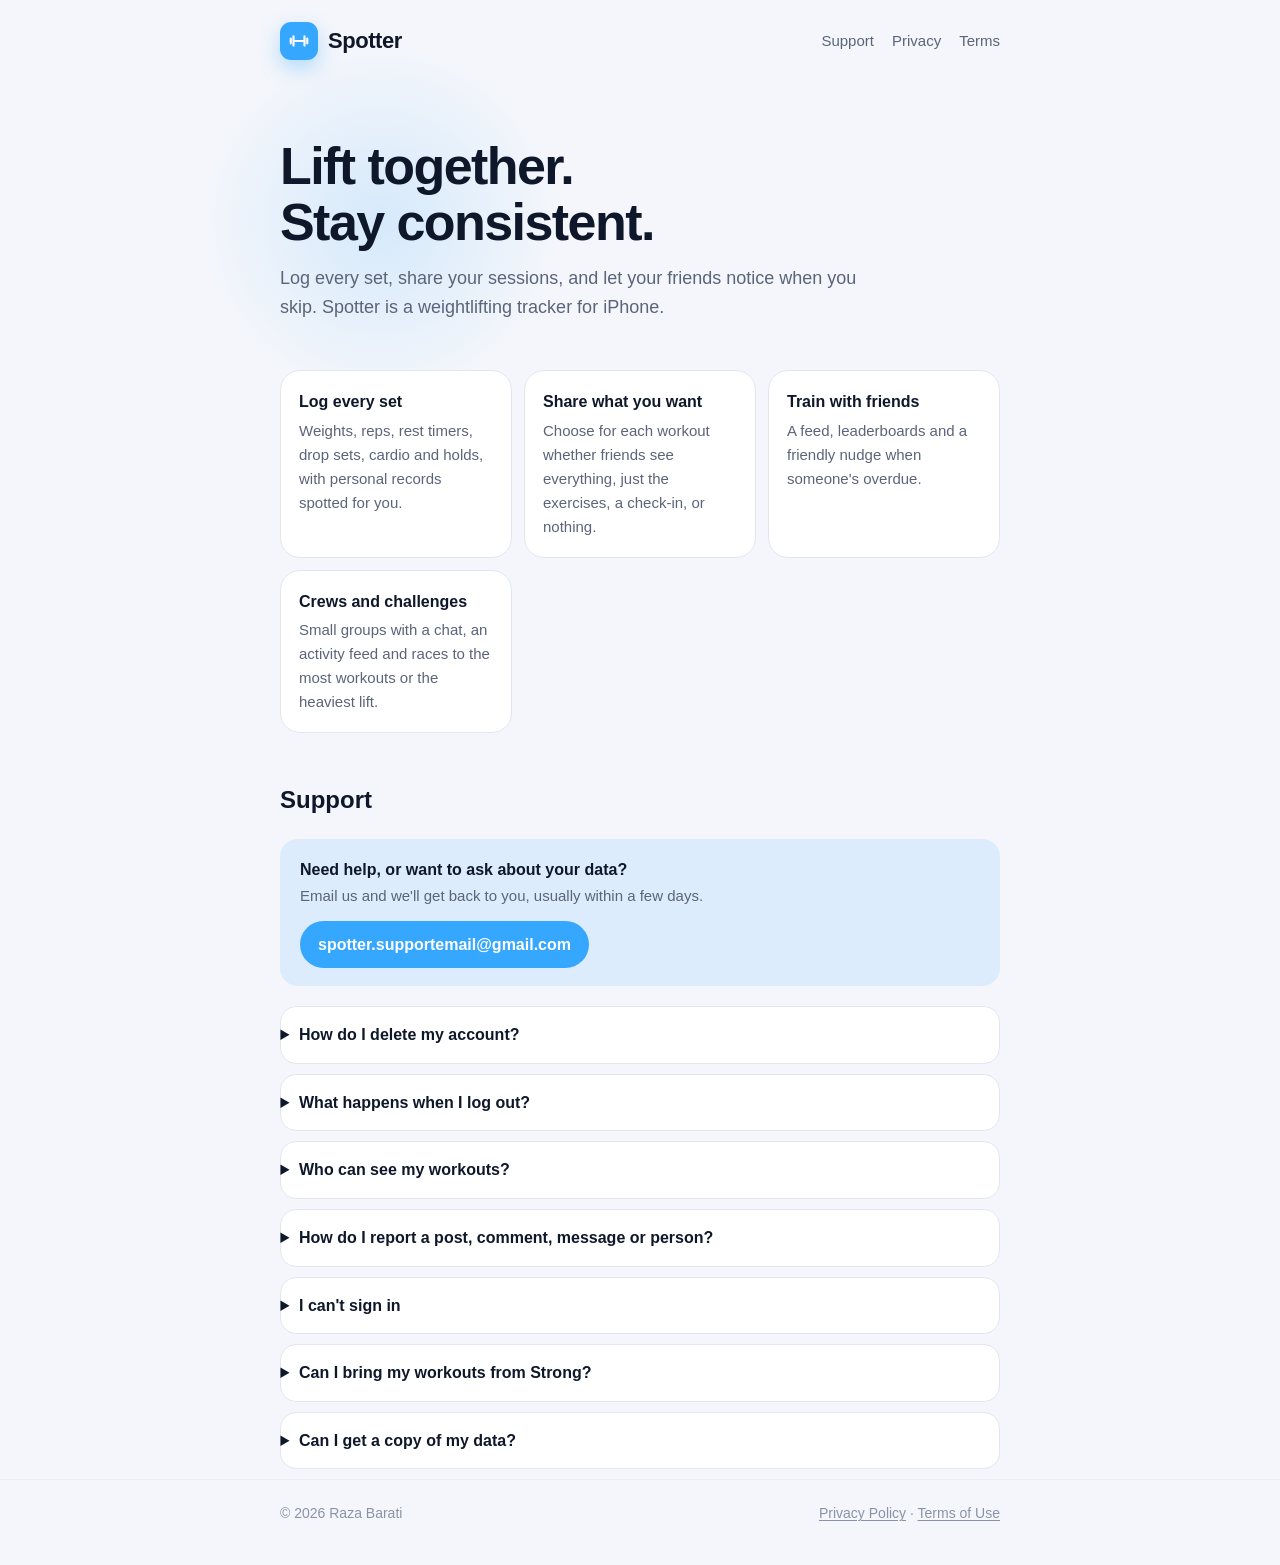
<file: index.html>
<!doctype html>
<html lang="en-GB">
<head>
  <meta charset="utf-8">
  <meta name="viewport" content="width=device-width, initial-scale=1">
  <title>Spotter: lift together</title>
  <meta name="description" content="Spotter is a weightlifting tracker for iPhone with friends, crews and challenges. Support, privacy policy and terms of use.">
  <link rel="icon" href="icon.svg" type="image/svg+xml">
  <link rel="stylesheet" href="style.css">
</head>
<body>
  <header>
    <div class="wrap">
      <a class="brand" href="./">
        <span class="logo"><svg viewBox="0 0 24 24" fill="none" stroke="currentColor" stroke-width="2.4" stroke-linecap="round" stroke-linejoin="round" aria-hidden="true"><path d="M6 7v10M3 9.5v5M18 7v10M21 9.5v5M6 12h12"/></svg></span>
        <span>Spotter</span>
      </a>
      <nav aria-label="Site">
        <a href="#support">Support</a>
        <a href="privacy.html">Privacy</a>
        <a href="terms.html">Terms</a>
      </nav>
    </div>
  </header>

  <main class="wrap">
    <section class="hero">
      <h1>Lift together.<br>Stay consistent.</h1>
      <p>Log every set, share your sessions, and let your friends notice when you skip. Spotter is a weightlifting tracker for iPhone.</p>
    </section>

    <section class="features" aria-label="What Spotter does">
      <div class="card"><h3>Log every set</h3><p>Weights, reps, rest timers, drop sets, cardio and holds, with personal records spotted for you.</p></div>
      <div class="card"><h3>Share what you want</h3><p>Choose for each workout whether friends see everything, just the exercises, a check-in, or nothing.</p></div>
      <div class="card"><h3>Train with friends</h3><p>A feed, leaderboards and a friendly nudge when someone's overdue.</p></div>
      <div class="card"><h3>Crews and challenges</h3><p>Small groups with a chat, an activity feed and races to the most workouts or the heaviest lift.</p></div>
    </section>

    <section id="support">
      <h2>Support</h2>
      <div class="contact">
        <div>
          <strong>Need help, or want to ask about your data?</strong>
          <span>Email us and we'll get back to you, usually within a few days.</span>
        </div>
        <a class="button" href="mailto:spotter.supportemail@gmail.com">spotter.supportemail@gmail.com</a>
      </div>

      <details>
        <summary>How do I delete my account?</summary>
        <p>In the app, go to Profile → Settings → Account → <strong>Delete account</strong>. Confirm, then confirm once more with Apple (Face ID or your passcode) if you sign in with Apple. This deletes your profile, photos and every workout on your account for good, and disconnects Spotter from your Apple ID if you used one. It can't be undone.</p>
      </details>
      <details>
        <summary>What happens when I log out?</summary>
        <p>Logging out erases Spotter's data from that iPhone. Everything that has synced to your account comes back when you sign in again. If something hasn't synced yet (for example, you're offline), Spotter warns you first.</p>
      </details>
      <details>
        <summary>Who can see my workouts?</summary>
        <p>When you finish a workout you choose who sees it: <strong>Private</strong> (only you), or your friends with <strong>Show all</strong> (exercises, weights, reps and rest), <strong>Exercises only</strong> (exercise names, no numbers) or <strong>Check-in</strong> (just that you trained). You can change it later from the workout's page, and set a default in Settings → Privacy. Your notes are never shown to anyone else.</p>
      </details>
      <details>
        <summary>How do I report a post, comment, message or person?</summary>
        <p>Use the ⋯ menu on a post or a friend's profile, or long-press a comment or crew chat message, then choose <strong>Report</strong>. A reported post, comment or message is hidden for you straight away, and reports go to us to review. The person you report isn't told.</p>
      </details>
      <details>
        <summary>I can't sign in</summary>
        <p>Spotter uses Sign in with Apple. Make sure you're signed in to your Apple Account in the iPhone's Settings, with two-factor authentication on, and that you have an internet connection. If we gave you an email and password instead, tap <strong>Sign in with email</strong> and check them for typos. If it still doesn't work, email us.</p>
      </details>
      <details>
        <summary>Can I bring my workouts from Strong?</summary>
        <p>Yes. Export your data from Strong as a CSV file, then in Spotter go to Profile → Settings → Data → Import from Strong. Imported workouts are saved as Private.</p>
      </details>
      <details>
        <summary>Can I get a copy of my data?</summary>
        <p>Yes. Email us with your Spotter username and we'll send you a copy of the data on your account. We may ask a question or two first to make sure the account is yours.</p>
      </details>
    </section>
  </main>

  <footer>
    <div class="wrap">
      <span>© 2026 Raza Barati</span>
      <span><a href="privacy.html">Privacy Policy</a> · <a href="terms.html">Terms of Use</a></span>
    </div>
  </footer>
</body>
</html>
</file>
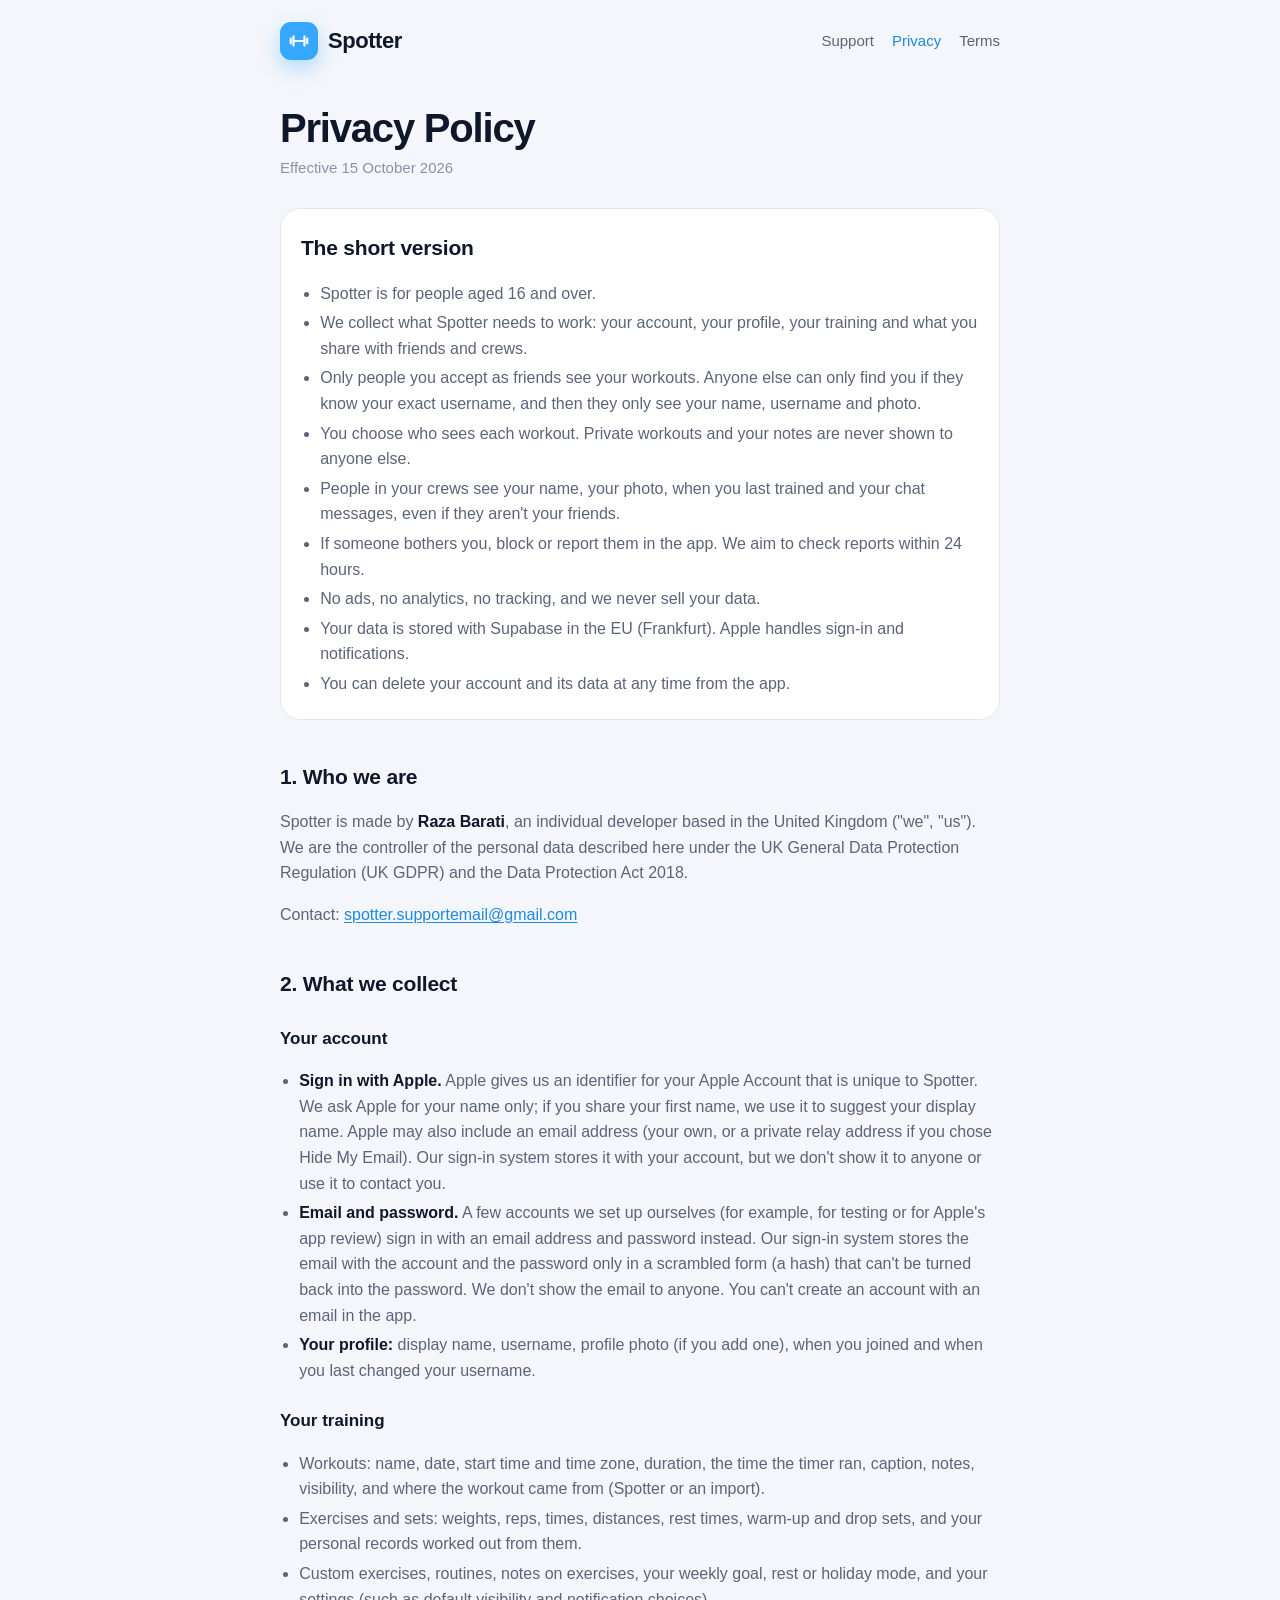
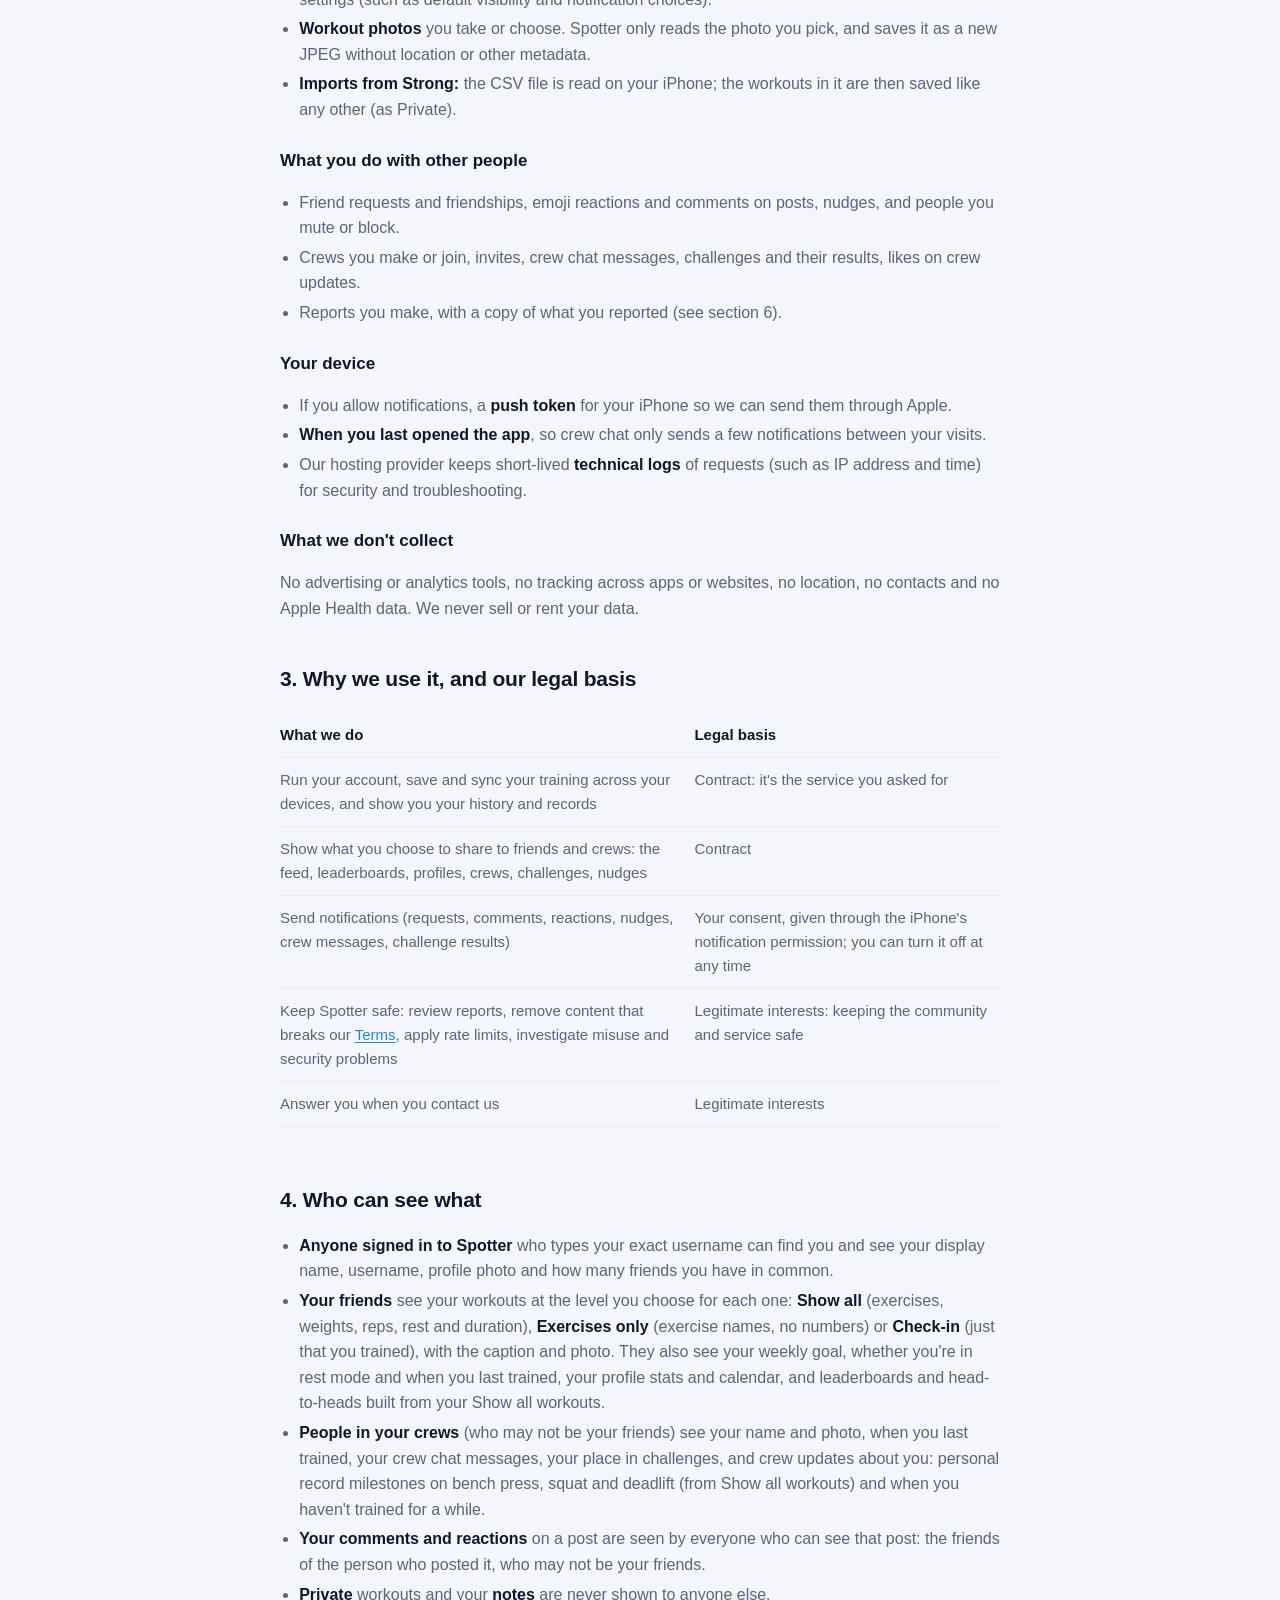
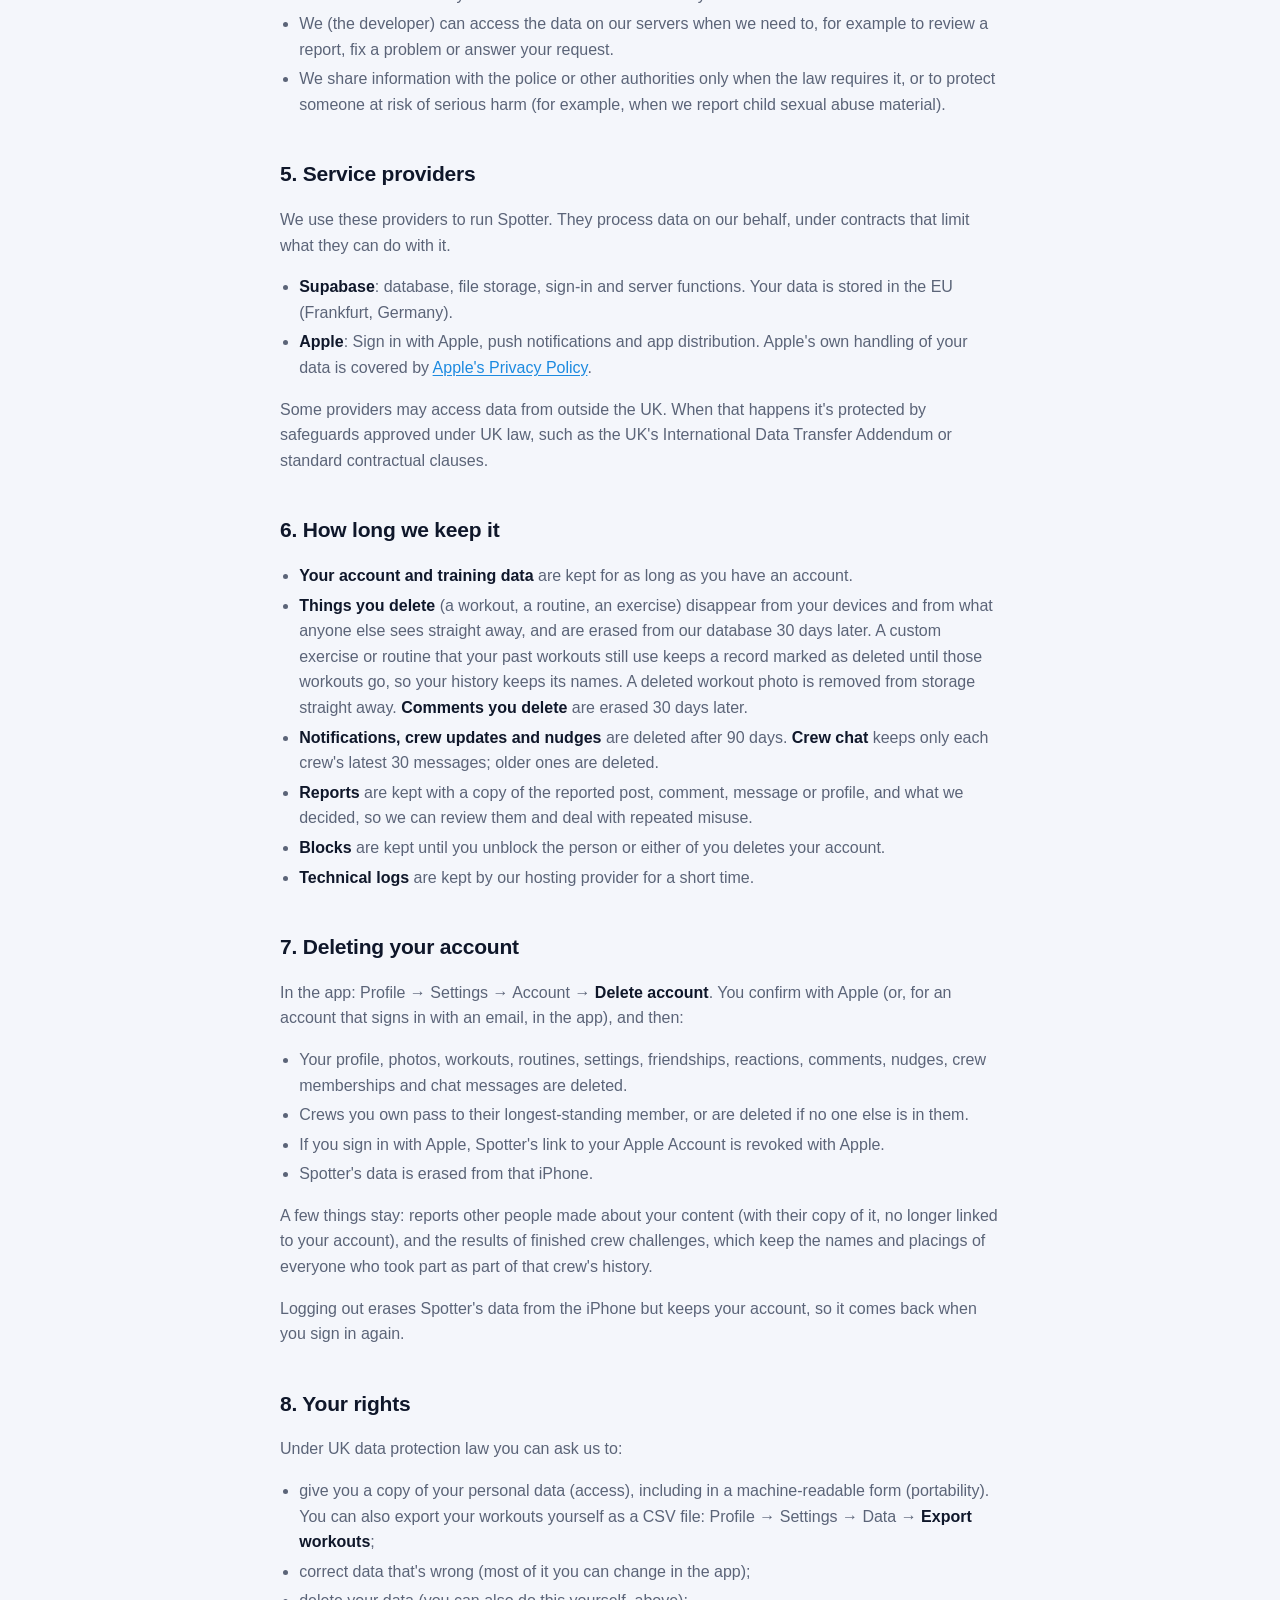
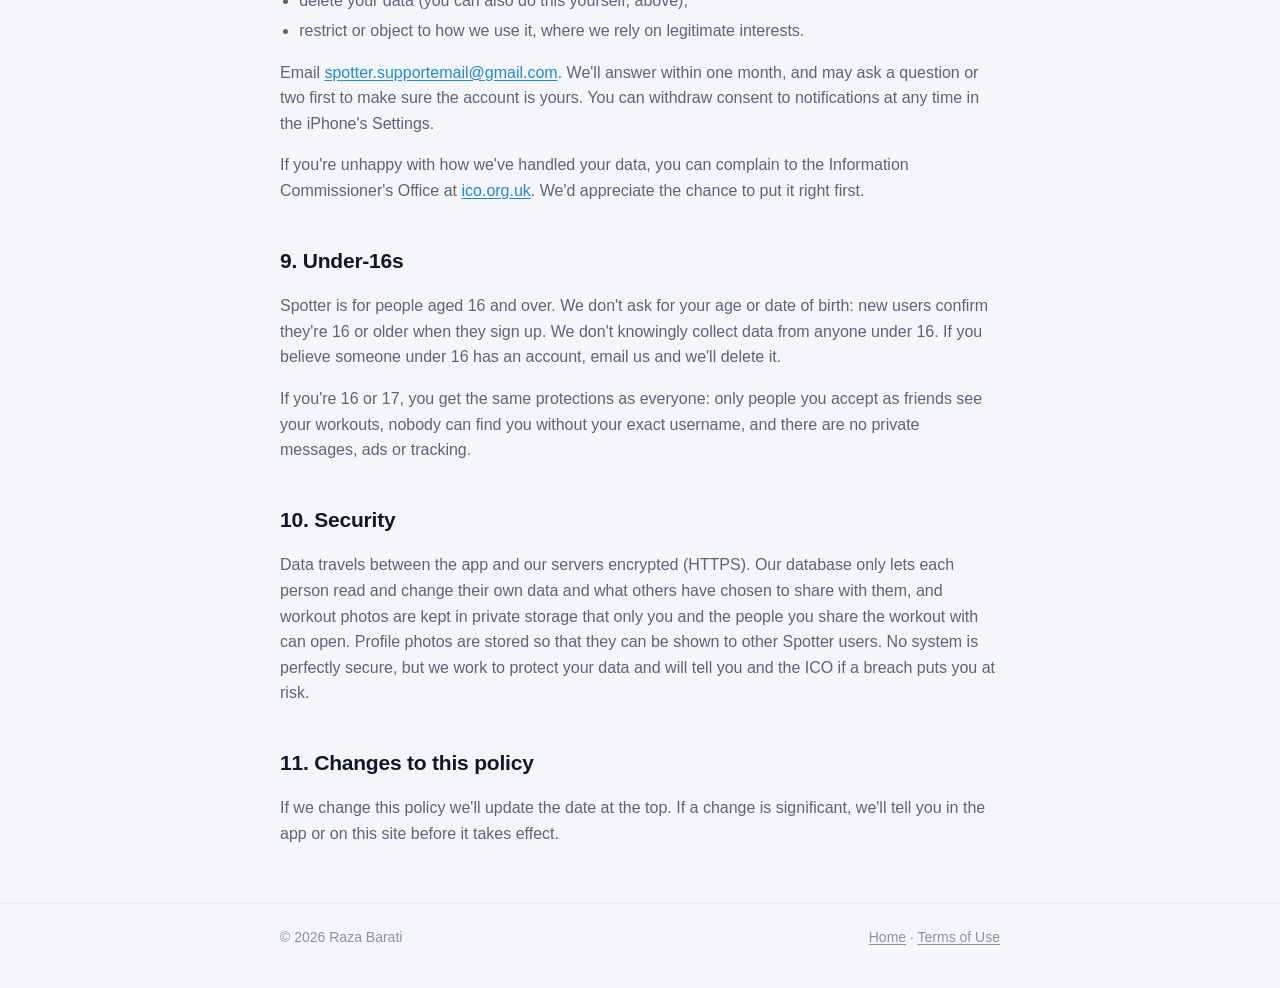
<file: privacy.html>
<!doctype html>
<html lang="en-GB">
<head>
  <meta charset="utf-8">
  <meta name="viewport" content="width=device-width, initial-scale=1">
  <title>Spotter Privacy Policy</title>
  <meta name="description" content="What data Spotter collects, who can see it, how long it's kept and your rights.">
  <link rel="icon" href="icon.svg" type="image/svg+xml">
  <link rel="stylesheet" href="style.css">
</head>
<body>
  <header>
    <div class="wrap">
      <a class="brand" href="./">
        <span class="logo"><svg viewBox="0 0 24 24" fill="none" stroke="currentColor" stroke-width="2.4" stroke-linecap="round" stroke-linejoin="round" aria-hidden="true"><path d="M6 7v10M3 9.5v5M18 7v10M21 9.5v5M6 12h12"/></svg></span>
        <span>Spotter</span>
      </a>
      <nav aria-label="Site">
        <a href="./#support">Support</a>
        <a href="privacy.html" aria-current="page">Privacy</a>
        <a href="terms.html">Terms</a>
      </nav>
    </div>
  </header>

  <main class="wrap doc">
    <h1>Privacy Policy</h1>
    <p class="updated">Effective 15 October 2026</p>

    <div class="summary-box">
      <h2 style="margin-top: 16px">The short version</h2>
      <ul>
        <li>Spotter is for people aged 16 and over.</li>
        <li>We collect what Spotter needs to work: your account, your profile, your training and what you share with friends and crews.</li>
        <li>Only people you accept as friends see your workouts. Anyone else can only find you if they know your exact username, and then they only see your name, username and photo.</li>
        <li>You choose who sees each workout. Private workouts and your notes are never shown to anyone else.</li>
        <li>People in your crews see your name, your photo, when you last trained and your chat messages, even if they aren't your friends.</li>
        <li>If someone bothers you, block or report them in the app. We aim to check reports within 24 hours.</li>
        <li>No ads, no analytics, no tracking, and we never sell your data.</li>
        <li>Your data is stored with Supabase in the EU (Frankfurt). Apple handles sign-in and notifications.</li>
        <li>You can delete your account and its data at any time from the app.</li>
      </ul>
    </div>

    <h2>1. Who we are</h2>
    <p>Spotter is made by <strong>Raza Barati</strong>, an individual developer based in the United Kingdom ("we", "us"). We are the controller of the personal data described here under the UK General Data Protection Regulation (UK GDPR) and the Data Protection Act 2018.</p>
    <p>Contact: <a href="mailto:spotter.supportemail@gmail.com">spotter.supportemail@gmail.com</a></p>

    <h2>2. What we collect</h2>

    <h3>Your account</h3>
    <ul>
      <li><strong>Sign in with Apple.</strong> Apple gives us an identifier for your Apple Account that is unique to Spotter. We ask Apple for your name only; if you share your first name, we use it to suggest your display name. Apple may also include an email address (your own, or a private relay address if you chose Hide My Email). Our sign-in system stores it with your account, but we don't show it to anyone or use it to contact you.</li>
      <li><strong>Email and password.</strong> A few accounts we set up ourselves (for example, for testing or for Apple's app review) sign in with an email address and password instead. Our sign-in system stores the email with the account and the password only in a scrambled form (a hash) that can't be turned back into the password. We don't show the email to anyone. You can't create an account with an email in the app.</li>
      <li><strong>Your profile:</strong> display name, username, profile photo (if you add one), when you joined and when you last changed your username.</li>
    </ul>

    <h3>Your training</h3>
    <ul>
      <li>Workouts: name, date, start time and time zone, duration, the time the timer ran, caption, notes, visibility, and where the workout came from (Spotter or an import).</li>
      <li>Exercises and sets: weights, reps, times, distances, rest times, warm-up and drop sets, and your personal records worked out from them.</li>
      <li>Custom exercises, routines, notes on exercises, your weekly goal, rest or holiday mode, and your settings (such as default visibility and notification choices).</li>
      <li><strong>Workout photos</strong> you take or choose. Spotter only reads the photo you pick, and saves it as a new JPEG without location or other metadata.</li>
      <li><strong>Imports from Strong:</strong> the CSV file is read on your iPhone; the workouts in it are then saved like any other (as Private).</li>
    </ul>

    <h3>What you do with other people</h3>
    <ul>
      <li>Friend requests and friendships, emoji reactions and comments on posts, nudges, and people you mute or block.</li>
      <li>Crews you make or join, invites, crew chat messages, challenges and their results, likes on crew updates.</li>
      <li>Reports you make, with a copy of what you reported (see section 6).</li>
    </ul>

    <h3>Your device</h3>
    <ul>
      <li>If you allow notifications, a <strong>push token</strong> for your iPhone so we can send them through Apple.</li>
      <li><strong>When you last opened the app</strong>, so crew chat only sends a few notifications between your visits.</li>
      <li>Our hosting provider keeps short-lived <strong>technical logs</strong> of requests (such as IP address and time) for security and troubleshooting.</li>
    </ul>

    <h3>What we don't collect</h3>
    <p>No advertising or analytics tools, no tracking across apps or websites, no location, no contacts and no Apple Health data. We never sell or rent your data.</p>

    <h2>3. Why we use it, and our legal basis</h2>
    <div class="table-scroll">
      <table>
        <tr><th>What we do</th><th>Legal basis</th></tr>
        <tr><td>Run your account, save and sync your training across your devices, and show you your history and records</td><td>Contract: it's the service you asked for</td></tr>
        <tr><td>Show what you choose to share to friends and crews: the feed, leaderboards, profiles, crews, challenges, nudges</td><td>Contract</td></tr>
        <tr><td>Send notifications (requests, comments, reactions, nudges, crew messages, challenge results)</td><td>Your consent, given through the iPhone's notification permission; you can turn it off at any time</td></tr>
        <tr><td>Keep Spotter safe: review reports, remove content that breaks our <a href="terms.html">Terms</a>, apply rate limits, investigate misuse and security problems</td><td>Legitimate interests: keeping the community and service safe</td></tr>
        <tr><td>Answer you when you contact us</td><td>Legitimate interests</td></tr>
      </table>
    </div>

    <h2>4. Who can see what</h2>
    <ul>
      <li><strong>Anyone signed in to Spotter</strong> who types your exact username can find you and see your display name, username, profile photo and how many friends you have in common.</li>
      <li><strong>Your friends</strong> see your workouts at the level you choose for each one: <strong>Show all</strong> (exercises, weights, reps, rest and duration), <strong>Exercises only</strong> (exercise names, no numbers) or <strong>Check-in</strong> (just that you trained), with the caption and photo. They also see your weekly goal, whether you're in rest mode and when you last trained, your profile stats and calendar, and leaderboards and head-to-heads built from your Show all workouts.</li>
      <li><strong>People in your crews</strong> (who may not be your friends) see your name and photo, when you last trained, your crew chat messages, your place in challenges, and crew updates about you: personal record milestones on bench press, squat and deadlift (from Show all workouts) and when you haven't trained for a while.</li>
      <li><strong>Your comments and reactions</strong> on a post are seen by everyone who can see that post: the friends of the person who posted it, who may not be your friends.</li>
      <li><strong>Private</strong> workouts and your <strong>notes</strong> are never shown to anyone else.</li>
      <li>We (the developer) can access the data on our servers when we need to, for example to review a report, fix a problem or answer your request.</li>
      <li>We share information with the police or other authorities only when the law requires it, or to protect someone at risk of serious harm (for example, when we report child sexual abuse material).</li>
    </ul>

    <h2>5. Service providers</h2>
    <p>We use these providers to run Spotter. They process data on our behalf, under contracts that limit what they can do with it.</p>
    <ul>
      <li><strong>Supabase</strong>: database, file storage, sign-in and server functions. Your data is stored in the EU (Frankfurt, Germany).</li>
      <li><strong>Apple</strong>: Sign in with Apple, push notifications and app distribution. Apple's own handling of your data is covered by <a href="https://www.apple.com/legal/privacy/">Apple's Privacy Policy</a>.</li>
    </ul>
    <p>Some providers may access data from outside the UK. When that happens it's protected by safeguards approved under UK law, such as the UK's International Data Transfer Addendum or standard contractual clauses.</p>

    <h2>6. How long we keep it</h2>
    <ul>
      <li><strong>Your account and training data</strong> are kept for as long as you have an account.</li>
      <li><strong>Things you delete</strong> (a workout, a routine, an exercise) disappear from your devices and from what anyone else sees straight away, and are erased from our database 30 days later. A custom exercise or routine that your past workouts still use keeps a record marked as deleted until those workouts go, so your history keeps its names. A deleted workout photo is removed from storage straight away. <strong>Comments you delete</strong> are erased 30 days later.</li>
      <li><strong>Notifications, crew updates and nudges</strong> are deleted after 90 days. <strong>Crew chat</strong> keeps only each crew's latest 30 messages; older ones are deleted.</li>
      <li><strong>Reports</strong> are kept with a copy of the reported post, comment, message or profile, and what we decided, so we can review them and deal with repeated misuse.</li>
      <li><strong>Blocks</strong> are kept until you unblock the person or either of you deletes your account.</li>
      <li><strong>Technical logs</strong> are kept by our hosting provider for a short time.</li>
    </ul>

    <h2>7. Deleting your account</h2>
    <p>In the app: Profile → Settings → Account → <strong>Delete account</strong>. You confirm with Apple (or, for an account that signs in with an email, in the app), and then:</p>
    <ul>
      <li>Your profile, photos, workouts, routines, settings, friendships, reactions, comments, nudges, crew memberships and chat messages are deleted.</li>
      <li>Crews you own pass to their longest-standing member, or are deleted if no one else is in them.</li>
      <li>If you sign in with Apple, Spotter's link to your Apple Account is revoked with Apple.</li>
      <li>Spotter's data is erased from that iPhone.</li>
    </ul>
    <p>A few things stay: reports other people made about your content (with their copy of it, no longer linked to your account), and the results of finished crew challenges, which keep the names and placings of everyone who took part as part of that crew's history.</p>
    <p>Logging out erases Spotter's data from the iPhone but keeps your account, so it comes back when you sign in again.</p>

    <h2>8. Your rights</h2>
    <p>Under UK data protection law you can ask us to:</p>
    <ul>
      <li>give you a copy of your personal data (access), including in a machine-readable form (portability). You can also export your workouts yourself as a CSV file: Profile → Settings → Data → <strong>Export workouts</strong>;</li>
      <li>correct data that's wrong (most of it you can change in the app);</li>
      <li>delete your data (you can also do this yourself, above);</li>
      <li>restrict or object to how we use it, where we rely on legitimate interests.</li>
    </ul>
    <p>Email <a href="mailto:spotter.supportemail@gmail.com">spotter.supportemail@gmail.com</a>. We'll answer within one month, and may ask a question or two first to make sure the account is yours. You can withdraw consent to notifications at any time in the iPhone's Settings.</p>
    <p>If you're unhappy with how we've handled your data, you can complain to the Information Commissioner's Office at <a href="https://ico.org.uk/make-a-complaint/">ico.org.uk</a>. We'd appreciate the chance to put it right first.</p>

    <h2>9. Under-16s</h2>
    <p>Spotter is for people aged 16 and over. We don't ask for your age or date of birth: new users confirm they're 16 or older when they sign up. We don't knowingly collect data from anyone under 16. If you believe someone under 16 has an account, email us and we'll delete it.</p>
    <p>If you're 16 or 17, you get the same protections as everyone: only people you accept as friends see your workouts, nobody can find you without your exact username, and there are no private messages, ads or tracking.</p>

    <h2>10. Security</h2>
    <p>Data travels between the app and our servers encrypted (HTTPS). Our database only lets each person read and change their own data and what others have chosen to share with them, and workout photos are kept in private storage that only you and the people you share the workout with can open. Profile photos are stored so that they can be shown to other Spotter users. No system is perfectly secure, but we work to protect your data and will tell you and the ICO if a breach puts you at risk.</p>

    <h2>11. Changes to this policy</h2>
    <p>If we change this policy we'll update the date at the top. If a change is significant, we'll tell you in the app or on this site before it takes effect.</p>
  </main>

  <footer>
    <div class="wrap">
      <span>© 2026 Raza Barati</span>
      <span><a href="./">Home</a> · <a href="terms.html">Terms of Use</a></span>
    </div>
  </footer>
</body>
</html>
</file>
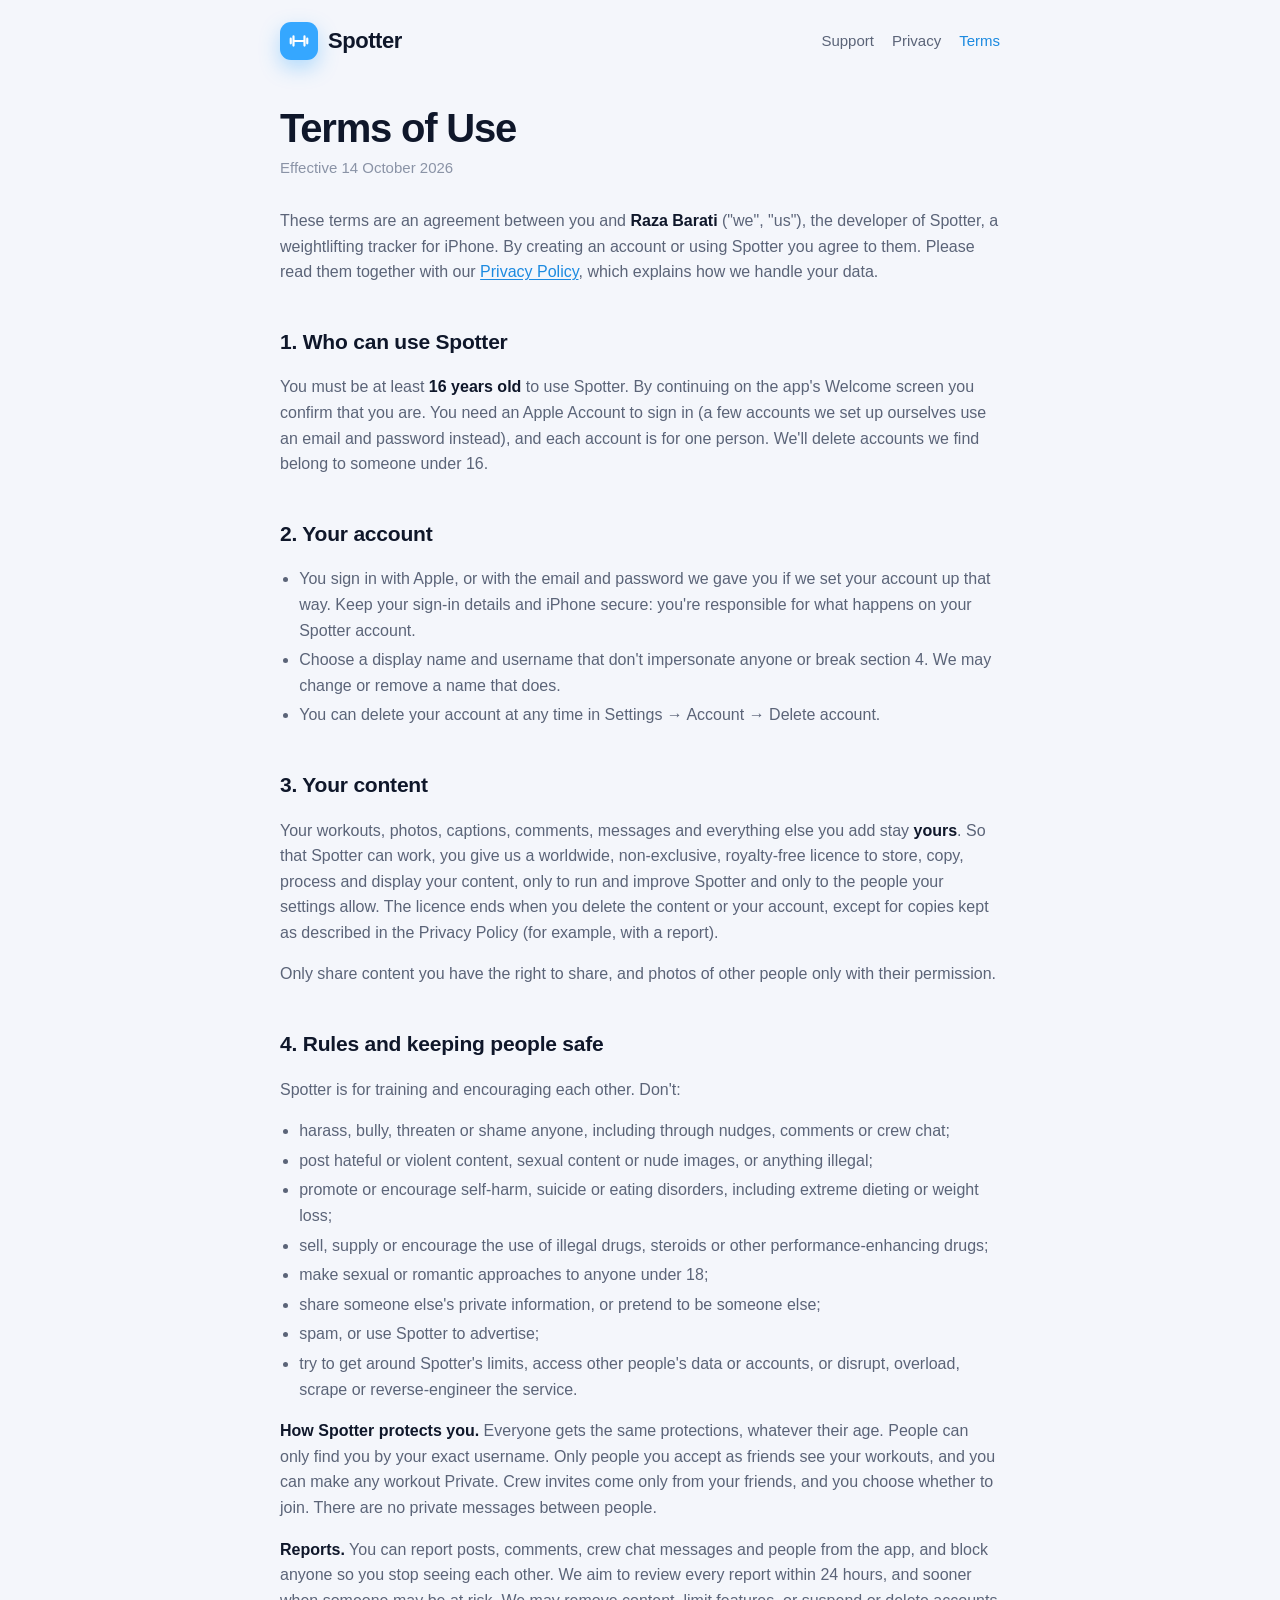
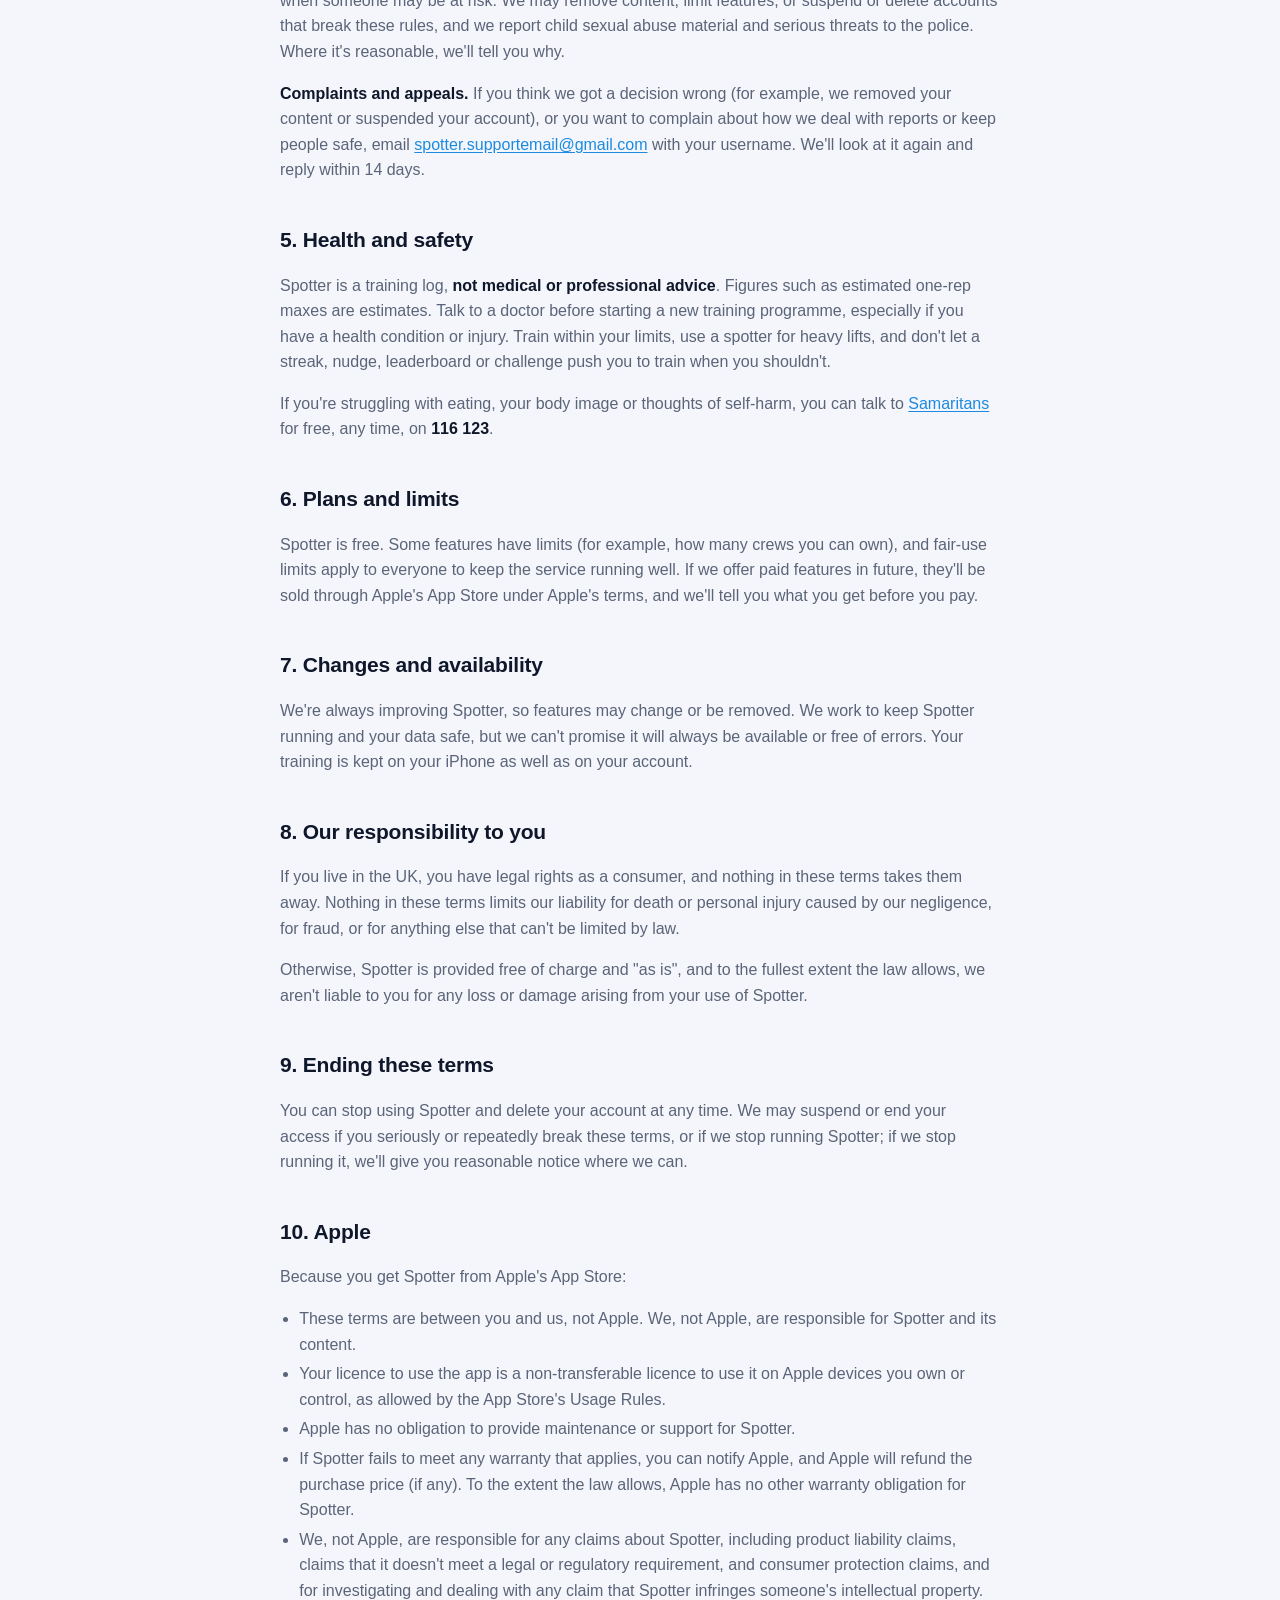
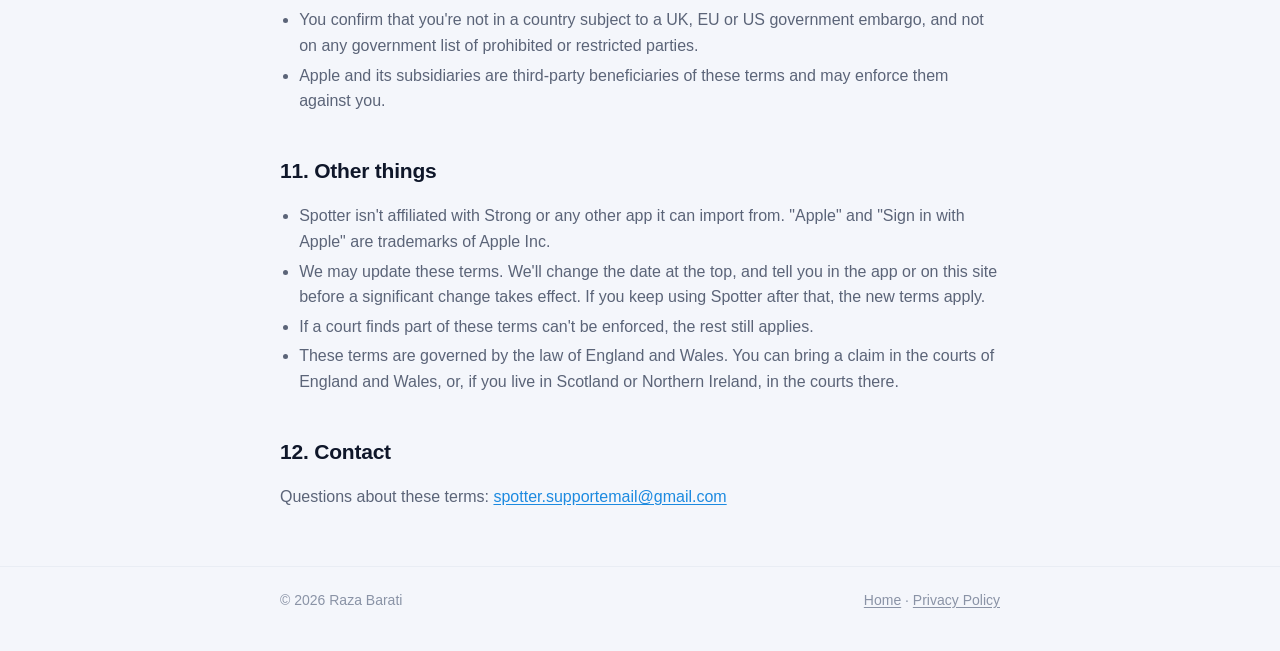
<file: terms.html>
<!doctype html>
<html lang="en-GB">
<head>
  <meta charset="utf-8">
  <meta name="viewport" content="width=device-width, initial-scale=1">
  <title>Spotter Terms of Use</title>
  <meta name="description" content="The terms for using Spotter, the weightlifting tracker for iPhone.">
  <link rel="icon" href="icon.svg" type="image/svg+xml">
  <link rel="stylesheet" href="style.css">
</head>
<body>
  <header>
    <div class="wrap">
      <a class="brand" href="./">
        <span class="logo"><svg viewBox="0 0 24 24" fill="none" stroke="currentColor" stroke-width="2.4" stroke-linecap="round" stroke-linejoin="round" aria-hidden="true"><path d="M6 7v10M3 9.5v5M18 7v10M21 9.5v5M6 12h12"/></svg></span>
        <span>Spotter</span>
      </a>
      <nav aria-label="Site">
        <a href="./#support">Support</a>
        <a href="privacy.html">Privacy</a>
        <a href="terms.html" aria-current="page">Terms</a>
      </nav>
    </div>
  </header>

  <main class="wrap doc">
    <h1>Terms of Use</h1>
    <p class="updated">Effective 14 October 2026</p>

    <p>These terms are an agreement between you and <strong>Raza Barati</strong> ("we", "us"), the developer of Spotter, a weightlifting tracker for iPhone. By creating an account or using Spotter you agree to them. Please read them together with our <a href="privacy.html">Privacy Policy</a>, which explains how we handle your data.</p>

    <h2>1. Who can use Spotter</h2>
    <p>You must be at least <strong>16 years old</strong> to use Spotter. By continuing on the app's Welcome screen you confirm that you are. You need an Apple Account to sign in (a few accounts we set up ourselves use an email and password instead), and each account is for one person. We'll delete accounts we find belong to someone under 16.</p>

    <h2>2. Your account</h2>
    <ul>
      <li>You sign in with Apple, or with the email and password we gave you if we set your account up that way. Keep your sign-in details and iPhone secure: you're responsible for what happens on your Spotter account.</li>
      <li>Choose a display name and username that don't impersonate anyone or break section 4. We may change or remove a name that does.</li>
      <li>You can delete your account at any time in Settings → Account → Delete account.</li>
    </ul>

    <h2>3. Your content</h2>
    <p>Your workouts, photos, captions, comments, messages and everything else you add stay <strong>yours</strong>. So that Spotter can work, you give us a worldwide, non-exclusive, royalty-free licence to store, copy, process and display your content, only to run and improve Spotter and only to the people your settings allow. The licence ends when you delete the content or your account, except for copies kept as described in the Privacy Policy (for example, with a report).</p>
    <p>Only share content you have the right to share, and photos of other people only with their permission.</p>

    <h2>4. Rules and keeping people safe</h2>
    <p>Spotter is for training and encouraging each other. Don't:</p>
    <ul>
      <li>harass, bully, threaten or shame anyone, including through nudges, comments or crew chat;</li>
      <li>post hateful or violent content, sexual content or nude images, or anything illegal;</li>
      <li>promote or encourage self-harm, suicide or eating disorders, including extreme dieting or weight loss;</li>
      <li>sell, supply or encourage the use of illegal drugs, steroids or other performance-enhancing drugs;</li>
      <li>make sexual or romantic approaches to anyone under 18;</li>
      <li>share someone else's private information, or pretend to be someone else;</li>
      <li>spam, or use Spotter to advertise;</li>
      <li>try to get around Spotter's limits, access other people's data or accounts, or disrupt, overload, scrape or reverse-engineer the service.</li>
    </ul>
    <p><strong>How Spotter protects you.</strong> Everyone gets the same protections, whatever their age. People can only find you by your exact username. Only people you accept as friends see your workouts, and you can make any workout Private. Crew invites come only from your friends, and you choose whether to join. There are no private messages between people.</p>
    <p><strong>Reports.</strong> You can report posts, comments, crew chat messages and people from the app, and block anyone so you stop seeing each other. We aim to review every report within 24 hours, and sooner when someone may be at risk. We may remove content, limit features, or suspend or delete accounts that break these rules, and we report child sexual abuse material and serious threats to the police. Where it's reasonable, we'll tell you why.</p>
    <p><strong>Complaints and appeals.</strong> If you think we got a decision wrong (for example, we removed your content or suspended your account), or you want to complain about how we deal with reports or keep people safe, email <a href="mailto:spotter.supportemail@gmail.com">spotter.supportemail@gmail.com</a> with your username. We'll look at it again and reply within 14 days.</p>

    <h2>5. Health and safety</h2>
    <p>Spotter is a training log, <strong>not medical or professional advice</strong>. Figures such as estimated one-rep maxes are estimates. Talk to a doctor before starting a new training programme, especially if you have a health condition or injury. Train within your limits, use a spotter for heavy lifts, and don't let a streak, nudge, leaderboard or challenge push you to train when you shouldn't.</p>
    <p>If you're struggling with eating, your body image or thoughts of self-harm, you can talk to <a href="https://www.samaritans.org/">Samaritans</a> for free, any time, on <strong>116 123</strong>.</p>

    <h2>6. Plans and limits</h2>
    <p>Spotter is free. Some features have limits (for example, how many crews you can own), and fair-use limits apply to everyone to keep the service running well. If we offer paid features in future, they'll be sold through Apple's App Store under Apple's terms, and we'll tell you what you get before you pay.</p>

    <h2>7. Changes and availability</h2>
    <p>We're always improving Spotter, so features may change or be removed. We work to keep Spotter running and your data safe, but we can't promise it will always be available or free of errors. Your training is kept on your iPhone as well as on your account.</p>

    <h2>8. Our responsibility to you</h2>
    <p>If you live in the UK, you have legal rights as a consumer, and nothing in these terms takes them away. Nothing in these terms limits our liability for death or personal injury caused by our negligence, for fraud, or for anything else that can't be limited by law.</p>
    <p>Otherwise, Spotter is provided free of charge and "as is", and to the fullest extent the law allows, we aren't liable to you for any loss or damage arising from your use of Spotter.</p>

    <h2>9. Ending these terms</h2>
    <p>You can stop using Spotter and delete your account at any time. We may suspend or end your access if you seriously or repeatedly break these terms, or if we stop running Spotter; if we stop running it, we'll give you reasonable notice where we can.</p>

    <h2>10. Apple</h2>
    <p>Because you get Spotter from Apple's App Store:</p>
    <ul>
      <li>These terms are between you and us, not Apple. We, not Apple, are responsible for Spotter and its content.</li>
      <li>Your licence to use the app is a non-transferable licence to use it on Apple devices you own or control, as allowed by the App Store's Usage Rules.</li>
      <li>Apple has no obligation to provide maintenance or support for Spotter.</li>
      <li>If Spotter fails to meet any warranty that applies, you can notify Apple, and Apple will refund the purchase price (if any). To the extent the law allows, Apple has no other warranty obligation for Spotter.</li>
      <li>We, not Apple, are responsible for any claims about Spotter, including product liability claims, claims that it doesn't meet a legal or regulatory requirement, and consumer protection claims, and for investigating and dealing with any claim that Spotter infringes someone's intellectual property.</li>
      <li>You confirm that you're not in a country subject to a UK, EU or US government embargo, and not on any government list of prohibited or restricted parties.</li>
      <li>Apple and its subsidiaries are third-party beneficiaries of these terms and may enforce them against you.</li>
    </ul>

    <h2>11. Other things</h2>
    <ul>
      <li>Spotter isn't affiliated with Strong or any other app it can import from. "Apple" and "Sign in with Apple" are trademarks of Apple Inc.</li>
      <li>We may update these terms. We'll change the date at the top, and tell you in the app or on this site before a significant change takes effect. If you keep using Spotter after that, the new terms apply.</li>
      <li>If a court finds part of these terms can't be enforced, the rest still applies.</li>
      <li>These terms are governed by the law of England and Wales. You can bring a claim in the courts of England and Wales, or, if you live in Scotland or Northern Ireland, in the courts there.</li>
    </ul>

    <h2>12. Contact</h2>
    <p>Questions about these terms: <a href="mailto:spotter.supportemail@gmail.com">spotter.supportemail@gmail.com</a></p>
  </main>

  <footer>
    <div class="wrap">
      <span>© 2026 Raza Barati</span>
      <span><a href="./">Home</a> · <a href="privacy.html">Privacy Policy</a></span>
    </div>
  </footer>
</body>
</html>
</file>
<file: style.css>
/* Spotter's site: the app's Z10 colours (docs/mockups/Spotter-Z10-screens), light and dark. */

:root {
  --bg-page: #F4F6FB;
  --bg-surface: #FFFFFF;
  --bg-fill: #EEF2F8;
  --border: #E1E6EF;
  --separator: #E9EDF4;
  --text-primary: #0F172A;
  --text-secondary: #5B6478;
  --text-tertiary: #8A93A6;
  --accent: #35A7FF;
  --accent-text: #1C8AE0;
  --accent-tint: rgba(53, 167, 255, 0.12);
  --accent-glow: rgba(53, 167, 255, 0.35);
  --hero-glow: rgba(53, 167, 255, 0.16);
  color-scheme: light dark;
}

@media (prefers-color-scheme: dark) {
  :root {
    --bg-page: #22262E;
    --bg-surface: #2C3039;
    --bg-fill: #363B46;
    --border: #363B46;
    --separator: #3A3F4A;
    --text-primary: #F4F5F8;
    --text-secondary: #A0A6B3;
    --text-tertiary: #7F8593;
    --accent-text: #5DB8FF;
    --accent-tint: rgba(53, 167, 255, 0.16);
    --hero-glow: rgba(53, 167, 255, 0.22);
  }
}

* { box-sizing: border-box; }

html { -webkit-text-size-adjust: 100%; }

body {
  margin: 0;
  background: var(--bg-page);
  color: var(--text-primary);
  font: 16px/1.6 -apple-system, BlinkMacSystemFont, "SF Pro Text", "Segoe UI", Roboto, Helvetica, Arial, sans-serif;
}

a { color: var(--accent-text); text-underline-offset: 2px; }
a:hover { text-decoration-thickness: 2px; }

.wrap { max-width: 760px; margin: 0 auto; padding: 0 20px; }

/* Header */

header { padding: 22px 0; }
header .wrap { display: flex; align-items: center; justify-content: space-between; gap: 16px; flex-wrap: wrap; }

.brand { display: flex; align-items: center; gap: 10px; color: var(--text-primary); text-decoration: none; }
.brand span { font-size: 22px; font-weight: 700; letter-spacing: -0.02em; }

.logo {
  display: grid; place-items: center;
  width: 38px; height: 38px; border-radius: 11px;
  background: var(--accent); color: #FFFFFF;
  box-shadow: 0 8px 20px var(--accent-glow);
  flex: none;
}
.logo svg { width: 22px; height: 22px; }

nav { display: flex; gap: 18px; font-size: 15px; font-weight: 500; }
nav a { color: var(--text-secondary); text-decoration: none; }
nav a:hover, nav a[aria-current="page"] { color: var(--accent-text); }

/* Home */

.hero { position: relative; padding: 56px 0 40px; }
.hero::before {
  content: ""; position: absolute; z-index: -1;
  width: 360px; height: 360px; left: -80px; top: -40px; border-radius: 50%;
  background: radial-gradient(circle, var(--hero-glow), transparent 70%);
}
.hero h1 { margin: 0 0 14px; font-size: clamp(34px, 7vw, 52px); line-height: 1.08; letter-spacing: -0.03em; }
.hero p { margin: 0; max-width: 34em; font-size: 18px; color: var(--text-secondary); }

.features { display: grid; grid-template-columns: repeat(auto-fit, minmax(210px, 1fr)); gap: 12px; margin: 8px 0 48px; }

.card {
  background: var(--bg-surface);
  border: 1px solid var(--border);
  border-radius: 20px;
  padding: 18px;
}
.card h3 { margin: 0 0 4px; font-size: 16px; }
.card p { margin: 0; font-size: 15px; color: var(--text-secondary); }

.contact {
  display: flex; align-items: center; justify-content: space-between; gap: 12px; flex-wrap: wrap;
  background: var(--accent-tint); border-radius: 18px; padding: 18px 20px; margin: 0 0 20px;
}
.contact strong { display: block; }
.contact span { color: var(--text-secondary); font-size: 15px; }
.button {
  display: inline-block; padding: 11px 18px; border-radius: 999px;
  background: var(--accent); color: #FFFFFF; font-weight: 600; text-decoration: none;
}

details {
  background: var(--bg-surface); border: 1px solid var(--border); border-radius: 16px;
  padding: 0 18px; margin: 0 0 10px;
}
summary { cursor: pointer; padding: 15px 0; font-weight: 600; list-style-position: outside; }
details[open] summary { border-bottom: 1px solid var(--separator); margin-bottom: 12px; }
details p { margin: 0 0 14px; color: var(--text-secondary); }

/* Legal pages */

.doc { padding-top: 24px; padding-bottom: 40px; }
.doc h1 { margin: 0 0 6px; font-size: clamp(30px, 6vw, 40px); line-height: 1.1; letter-spacing: -0.03em; }
.doc .updated { margin: 0 0 28px; color: var(--text-tertiary); font-size: 15px; }
.doc h2 { margin: 40px 0 10px; font-size: 21px; letter-spacing: -0.01em; }
.doc h3 { margin: 24px 0 6px; font-size: 17px; }
.doc p, .doc li { color: var(--text-secondary); }
.doc strong { color: var(--text-primary); font-weight: 600; }
.doc ul { padding-left: 1.2em; }
.doc li { margin: 4px 0; }

.summary-box {
  background: var(--bg-surface); border: 1px solid var(--border); border-radius: 20px;
  padding: 6px 20px; margin: 0 0 8px;
}

table { width: 100%; border-collapse: collapse; margin: 8px 0 16px; font-size: 15px; }
th, td { text-align: left; vertical-align: top; padding: 10px 12px 10px 0; border-bottom: 1px solid var(--separator); }
th { color: var(--text-primary); font-weight: 600; }
td { color: var(--text-secondary); }
.table-scroll { overflow-x: auto; }

/* Footer */

footer { border-top: 1px solid var(--separator); padding: 22px 0 40px; color: var(--text-tertiary); font-size: 14px; }
footer .wrap { display: flex; justify-content: space-between; gap: 12px; flex-wrap: wrap; }
footer a { color: var(--text-tertiary); }
</file>
